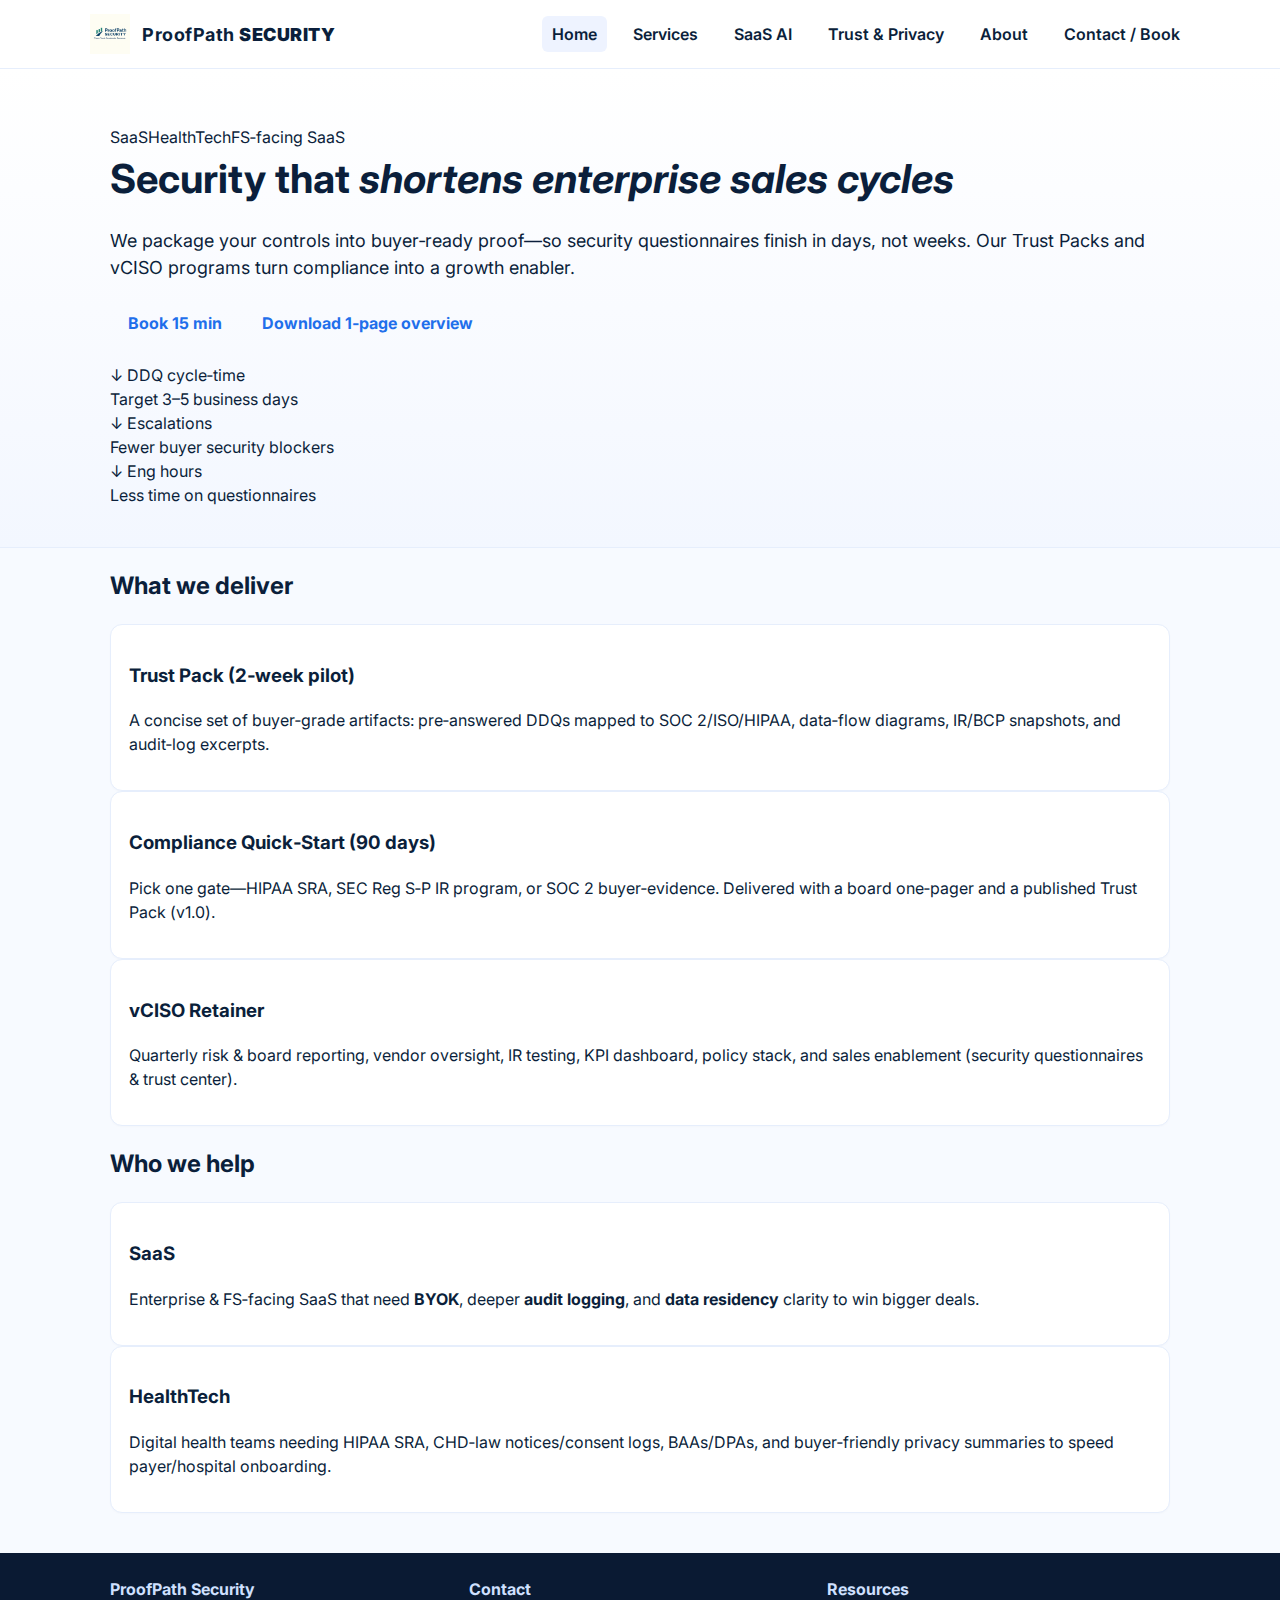
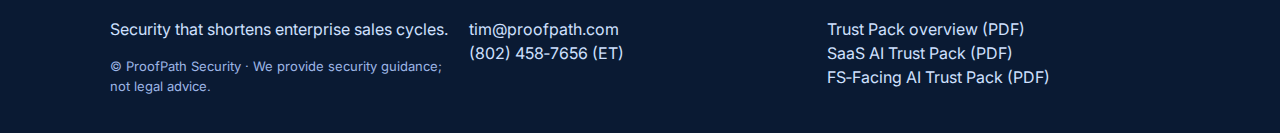
<file: index.html>
<!DOCTYPE html>
<html lang="en">
<head>
  <meta charset="utf-8">
  <meta name="viewport" content="width=device-width, initial-scale=1">
  <title>Home · ProofPath Security</title>
  <meta name="description" content="ProofPath Security helps SaaS and HealthTech teams shorten security reviews, pass audits, and ship buyer-ready assurances.">
  <link rel="icon" href="assets/img/logo.png">
  <link href="https://fonts.googleapis.com/css2?family=Inter:wght@300;400;600;700&display=swap" rel="stylesheet">
  <link rel="stylesheet" href="assets/css/styles.css">
  <script defer src="assets/js/main.js"></script>
</head>
<body>
<header class="site-header">
  <div class="container hdr">
    <a class="brand" href="index.html"><img src="assets/img/logo.png" alt="ProofPath Security logo" class="logo"><span class="brand-text">ProofPath <b>SECURITY</b></span></a>
    <nav class="site-nav" id="site-nav"><ul><li><a class="active" href="index.html">Home</a></li>
<li><a class="" href="services.html">Services</a></li>
<li><a class="" href="saas-ai.html">SaaS AI</a></li>
<li><a class="" href="trust-privacy.html">Trust & Privacy</a></li>
<li><a class="" href="about.html">About</a></li>
<li><a class="" href="contact.html">Contact / Book</a></li></ul></nav>
    <button class="nav-toggle" aria-label="Open menu" aria-controls="site-nav" aria-expanded="false">☰</button>
  </div>
</header>
<main>
<section class="hero">
  <div class="container">
    <span class="badge">SaaS</span><span class="badge">HealthTech</span><span class="badge">FS‑facing SaaS</span>
    <h1>Security that <em>shortens enterprise sales cycles</em></h1>
    <p class="lead">We package your controls into buyer‑ready proof—so security questionnaires finish in days, not weeks. Our Trust Packs and vCISO programs turn compliance into a growth enabler.</p>
    <p>
      <a class="btn" href="contact.html">Book 15 min</a>
      <a class="btn outline" href="assets/docs/ProofPath_Trust_Pack_Overview.pdf" target="_blank" rel="noopener">Download 1‑page overview</a>
    </p>
    <div class="kpis">
      <div class="kpi"><div class="num">↓ DDQ cycle‑time</div><div>Target 3–5 business days</div></div>
      <div class="kpi"><div class="num">↓ Escalations</div><div>Fewer buyer security blockers</div></div>
      <div class="kpi"><div class="num">↓ Eng hours</div><div>Less time on questionnaires</div></div>
    </div>
  </div>
</section>

<section class="container section">
  <h2>What we deliver</h2>
  <div class="grid grid-3">
    <div class="card">
      <h3>Trust Pack (2‑week pilot)</h3>
      <p>A concise set of buyer‑grade artifacts: pre‑answered DDQs mapped to SOC 2/ISO/HIPAA, data‑flow diagrams, IR/BCP snapshots, and audit‑log excerpts.</p>
    </div>
    <div class="card">
      <h3>Compliance Quick‑Start (90 days)</h3>
      <p>Pick one gate—HIPAA SRA, SEC Reg S‑P IR program, or SOC 2 buyer‑evidence. Delivered with a board one‑pager and a published Trust Pack (v1.0).</p>
    </div>
    <div class="card">
      <h3>vCISO Retainer</h3>
      <p>Quarterly risk & board reporting, vendor oversight, IR testing, KPI dashboard, policy stack, and sales enablement (security questionnaires & trust center).</p>
    </div>
  </div>
</section>

<section class="container section">
  <h2>Who we help</h2>
  <div class="grid grid-2">
    <div class="card">
      <h3>SaaS</h3>
      <p>Enterprise & FS‑facing SaaS that need <strong>BYOK</strong>, deeper <strong>audit logging</strong>, and <strong>data residency</strong> clarity to win bigger deals.</p>
    </div>
    <div class="card">
      <h3>HealthTech</h3>
      <p>Digital health teams needing HIPAA SRA, CHD‑law notices/consent logs, BAAs/DPAs, and buyer‑friendly privacy summaries to speed payer/hospital onboarding.</p>
    </div>
  </div>
</section>
</main>
<footer class="site-footer">
  <div class="container">
    <div class="footer-grid">
      <div>
        <h4>ProofPath Security</h4>
        <p>Security that shortens enterprise sales cycles.</p>
        <p class="small">© ProofPath Security · We provide security guidance; not legal advice.</p>
      </div>
      <div>
        <h4>Contact</h4>
        <p><a href="mailto:tim@proofpath.com">tim@proofpath.com</a><br>(802) 458‑7656 (ET)</p>
      </div>
      <div>
        <h4>Resources</h4>
        <p><a href="assets/pdf/ProofPath_Trust_Pack_Overview.pdf">Trust Pack overview (PDF)</a><br>
           <a href="assets/pdf/ProofPath_SaaS_AI_Trust_Pack.pdf">SaaS AI Trust Pack (PDF)</a><br>
           <a href="assets/pdf/ProofPath_FS_AI_Trust_Pack.pdf">FS‑Facing AI Trust Pack (PDF)</a></p>
      </div>
    </div>
  </div>
</footer>
</body>
</html>
</file>
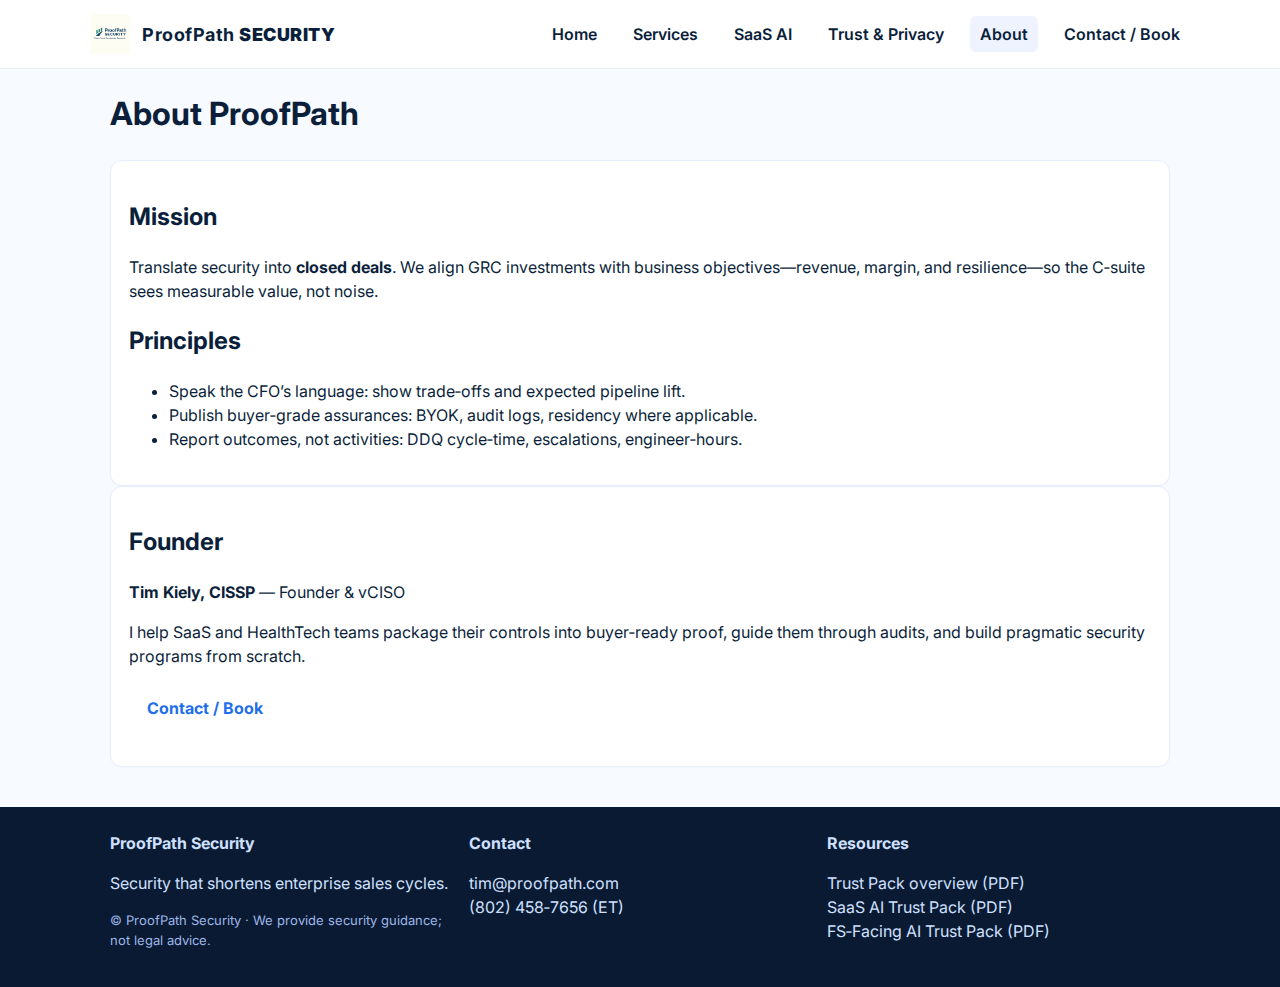
<file: about.html>
<!DOCTYPE html>
<html lang="en">
<head>
  <meta charset="utf-8">
  <meta name="viewport" content="width=device-width, initial-scale=1">
  <title>About · ProofPath Security</title>
  <meta name="description" content="ProofPath Security helps SaaS and HealthTech teams shorten security reviews, pass audits, and ship buyer-ready assurances.">
  <link rel="icon" href="assets/img/logo.png">
  <link href="https://fonts.googleapis.com/css2?family=Inter:wght@300;400;600;700&display=swap" rel="stylesheet">
  <link rel="stylesheet" href="assets/css/styles.css">
  <script defer src="assets/js/main.js"></script>
</head>
<body>
<header class="site-header">
  <div class="container hdr">
    <a class="brand" href="index.html"><img src="assets/img/logo.png" alt="ProofPath Security logo" class="logo"><span class="brand-text">ProofPath <b>SECURITY</b></span></a>
    <nav class="site-nav" id="site-nav"><ul><li><a class="" href="index.html">Home</a></li>
<li><a class="" href="services.html">Services</a></li>
<li><a class="" href="saas-ai.html">SaaS AI</a></li>
<li><a class="" href="trust-privacy.html">Trust & Privacy</a></li>
<li><a class="active" href="about.html">About</a></li>
<li><a class="" href="contact.html">Contact / Book</a></li></ul></nav>
    <button class="nav-toggle" aria-label="Open menu" aria-controls="site-nav" aria-expanded="false">☰</button>
  </div>
</header>
<main>
<section class="container section">
  <h1>About ProofPath</h1>
  <div class="grid grid-2">
    <div class="card">
      <h2>Mission</h2>
      <p>Translate security into <strong>closed deals</strong>. We align GRC investments with business objectives—revenue, margin, and resilience—so the C‑suite sees measurable value, not noise.</p>
      <h2>Principles</h2>
      <ul class="list">
        <li>Speak the CFO’s language: show trade‑offs and expected pipeline lift.</li>
        <li>Publish buyer‑grade assurances: BYOK, audit logs, residency where applicable.</li>
        <li>Report outcomes, not activities: DDQ cycle‑time, escalations, engineer‑hours.</li>
      </ul>
    </div>
    <div class="card">
      <h2>Founder</h2>
      <p><strong>Tim Kiely, CISSP</strong> — Founder &amp; vCISO</p>
      <p>I help SaaS and HealthTech teams package their controls into buyer‑ready proof, guide them through audits, and build pragmatic security programs from scratch.</p>
      <p><a class="btn outline" href="contact.html">Contact / Book</a></p>
    </div>
  </div>
</section>
</main>
<footer class="site-footer">
  <div class="container">
    <div class="footer-grid">
      <div>
        <h4>ProofPath Security</h4>
        <p>Security that shortens enterprise sales cycles.</p>
        <p class="small">© ProofPath Security · We provide security guidance; not legal advice.</p>
      </div>
      <div>
        <h4>Contact</h4>
        <p><a href="mailto:tim@proofpath.com">tim@proofpath.com</a><br>(802) 458‑7656 (ET)</p>
      </div>
      <div>
        <h4>Resources</h4>
        <p><a href="assets/pdf/ProofPath_Trust_Pack_Overview.pdf">Trust Pack overview (PDF)</a><br>
           <a href="assets/pdf/ProofPath_SaaS_AI_Trust_Pack.pdf">SaaS AI Trust Pack (PDF)</a><br>
           <a href="assets/pdf/ProofPath_FS_AI_Trust_Pack.pdf">FS‑Facing AI Trust Pack (PDF)</a></p>
      </div>
    </div>
  </div>
</footer>
</body>
</html>
</file>
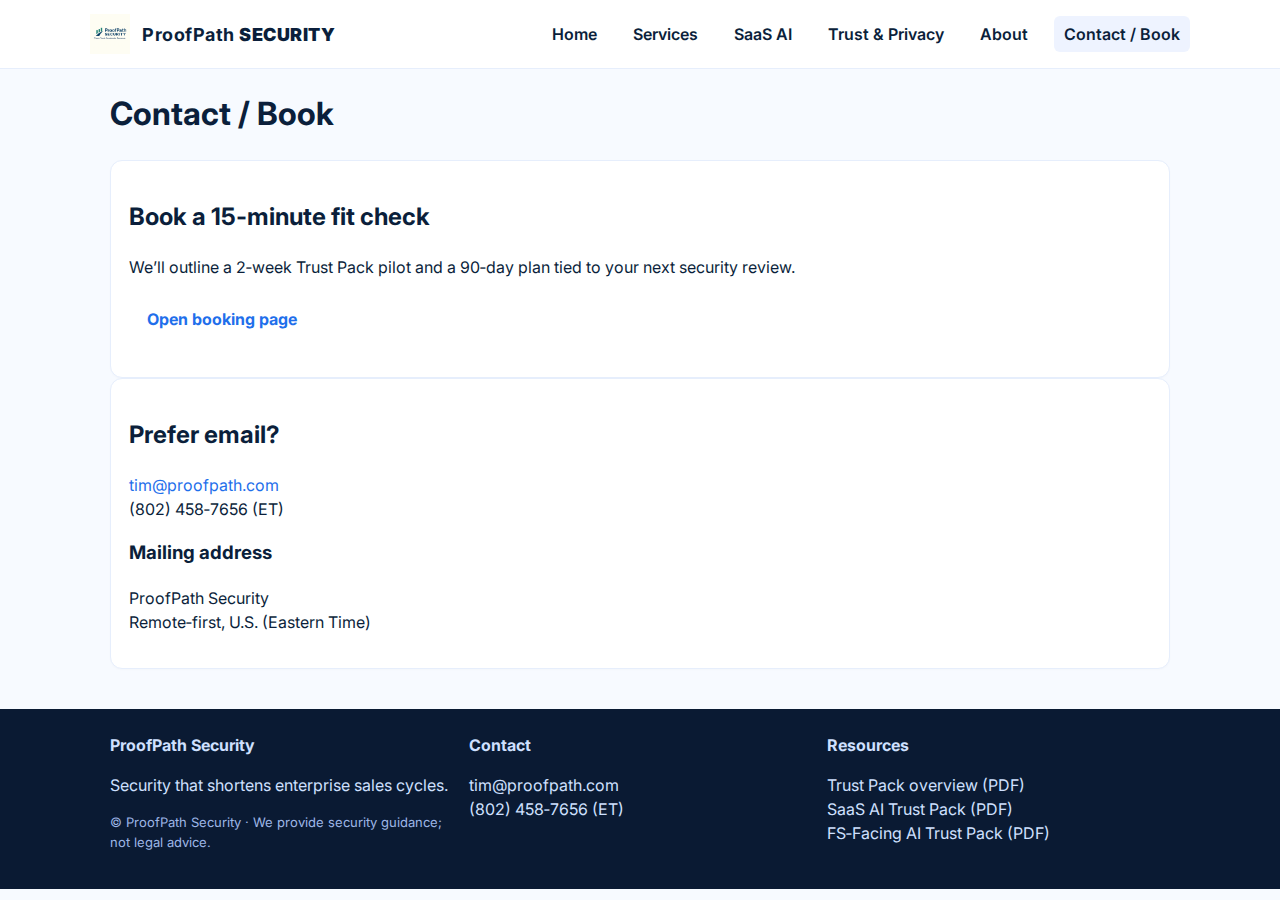
<file: contact.html>
<!DOCTYPE html>
<html lang="en">
<head>
  <meta charset="utf-8">
  <meta name="viewport" content="width=device-width, initial-scale=1">
  <title>Contact / Book · ProofPath Security</title>
  <meta name="description" content="ProofPath Security helps SaaS and HealthTech teams shorten security reviews, pass audits, and ship buyer-ready assurances.">
  <link rel="icon" href="assets/img/logo.png">
  <link href="https://fonts.googleapis.com/css2?family=Inter:wght@300;400;600;700&display=swap" rel="stylesheet">
  <link rel="stylesheet" href="assets/css/styles.css">
  <script defer src="assets/js/main.js"></script>
</head>
<body>
<header class="site-header">
  <div class="container hdr">
    <a class="brand" href="index.html"><img src="assets/img/logo.png" alt="ProofPath Security logo" class="logo"><span class="brand-text">ProofPath <b>SECURITY</b></span></a>
    <nav class="site-nav" id="site-nav"><ul><li><a class="" href="index.html">Home</a></li>
<li><a class="" href="services.html">Services</a></li>
<li><a class="" href="saas-ai.html">SaaS AI</a></li>
<li><a class="" href="trust-privacy.html">Trust & Privacy</a></li>
<li><a class="" href="about.html">About</a></li>
<li><a class="active" href="contact.html">Contact / Book</a></li></ul></nav>
    <button class="nav-toggle" aria-label="Open menu" aria-controls="site-nav" aria-expanded="false">☰</button>
  </div>
</header>
<main>
<section class="container section">
  <h1>Contact / Book</h1>
  <div class="grid grid-2">
    <div class="card">
      <h2>Book a 15‑minute fit check</h2>
      <p>We’ll outline a 2‑week Trust Pack pilot and a 90‑day plan tied to your next security review.</p>
      <p><a class="btn" href="https://cal.com/tim-kiely/intro" target="_blank" rel="noopener">Open booking page</a></p>
    </div>
    <div class="card">
      <h2>Prefer email?</h2>
      <p><a href="mailto:tim@proofpath.com">tim@proofpath.com</a><br>(802) 458‑7656 (ET)</p>
      <h3>Mailing address</h3>
      <p>ProofPath Security<br>Remote‑first, U.S. (Eastern Time)</p>
    </div>
  </div>
</section>
</main>
<footer class="site-footer">
  <div class="container">
    <div class="footer-grid">
      <div>
        <h4>ProofPath Security</h4>
        <p>Security that shortens enterprise sales cycles.</p>
        <p class="small">© ProofPath Security · We provide security guidance; not legal advice.</p>
      </div>
      <div>
        <h4>Contact</h4>
        <p><a href="mailto:tim@proofpath.com">tim@proofpath.com</a><br>(802) 458‑7656 (ET)</p>
      </div>
      <div>
        <h4>Resources</h4>
        <p><a href="assets/pdf/ProofPath_Trust_Pack_Overview.pdf">Trust Pack overview (PDF)</a><br>
           <a href="assets/pdf/ProofPath_SaaS_AI_Trust_Pack.pdf">SaaS AI Trust Pack (PDF)</a><br>
           <a href="assets/pdf/ProofPath_FS_AI_Trust_Pack.pdf">FS‑Facing AI Trust Pack (PDF)</a></p>
      </div>
    </div>
  </div>
</footer>
</body>
</html>
</file>
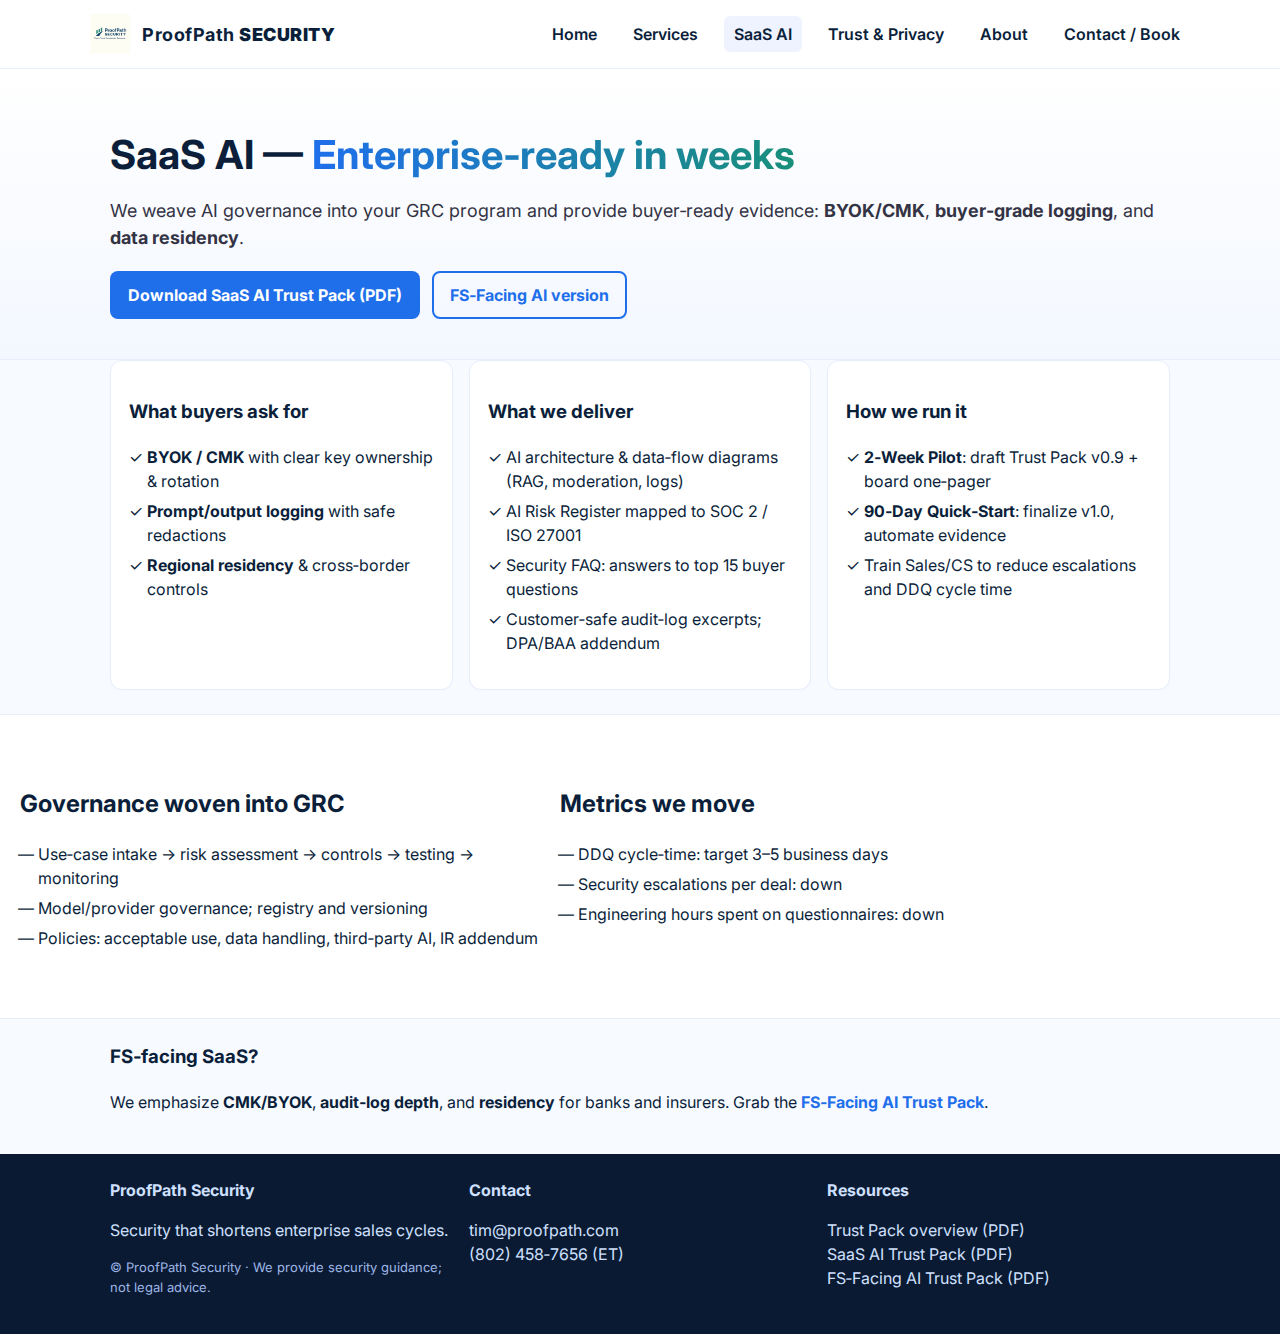
<file: saas-ai.html>
<!DOCTYPE html>
<html lang="en">
<head>
  <meta charset="utf-8">
  <meta name="viewport" content="width=device-width, initial-scale=1">
  <title>SaaS AI · ProofPath Security</title>
  <meta name="description" content="ProofPath Security helps SaaS and HealthTech teams shorten security reviews, pass audits, and ship buyer-ready assurances.">
  <link rel="icon" href="assets/img/logo.png">
  <link href="https://fonts.googleapis.com/css2?family=Inter:wght@300;400;600;700&display=swap" rel="stylesheet">
  <link rel="stylesheet" href="assets/css/styles.css">
  <script defer src="assets/js/main.js"></script>
</head>
<body>
<header class="site-header">
  <div class="container hdr">
    <a class="brand" href="index.html"><img src="assets/img/logo.png" alt="ProofPath Security logo" class="logo"><span class="brand-text">ProofPath <b>SECURITY</b></span></a>
    <nav class="site-nav" id="site-nav"><ul><li><a class="" href="index.html">Home</a></li>
<li><a class="" href="services.html">Services</a></li>
<li><a class="active" href="saas-ai.html">SaaS AI</a></li>
<li><a class="" href="trust-privacy.html">Trust & Privacy</a></li>
<li><a class="" href="about.html">About</a></li>
<li><a class="" href="contact.html">Contact / Book</a></li></ul></nav>
    <button class="nav-toggle" aria-label="Open menu" aria-controls="site-nav" aria-expanded="false">☰</button>
  </div>
</header>
<main>

<section class="hero hero-ai">
  <div class="container">
    <h1>SaaS AI — <span class="highlight">Enterprise‑ready in weeks</span></h1>
    <p class="subhead">We weave AI governance into your GRC program and provide buyer‑ready evidence: <b>BYOK/CMK</b>, <b>buyer‑grade logging</b>, and <b>data residency</b>.</p>
    <div class="cta">
      <a class="btn btn-primary" href="assets/pdf/ProofPath_SaaS_AI_Trust_Pack.pdf">Download SaaS AI Trust Pack (PDF)</a>
      <a class="btn btn-outline" href="assets/pdf/ProofPath_FS_AI_Trust_Pack.pdf">FS‑Facing AI version</a>
    </div>
  </div>
</section>

<section class="container grid-three">
  <div class="card">
    <h3>What buyers ask for</h3>
    <ul class="tick">
      <li><b>BYOK / CMK</b> with clear key ownership & rotation</li>
      <li><b>Prompt/output logging</b> with safe redactions</li>
      <li><b>Regional residency</b> & cross‑border controls</li>
    </ul>
  </div>
  <div class="card">
    <h3>What we deliver</h3>
    <ul class="tick">
      <li>AI architecture & data‑flow diagrams (RAG, moderation, logs)</li>
      <li>AI Risk Register mapped to SOC 2 / ISO 27001</li>
      <li>Security FAQ: answers to top 15 buyer questions</li>
      <li>Customer‑safe audit‑log excerpts; DPA/BAA addendum</li>
    </ul>
  </div>
  <div class="card">
    <h3>How we run it</h3>
    <ul class="tick">
      <li><b>2‑Week Pilot</b>: draft Trust Pack v0.9 + board one‑pager</li>
      <li><b>90‑Day Quick‑Start</b>: finalize v1.0, automate evidence</li>
      <li>Train Sales/CS to reduce escalations and DDQ cycle time</li>
    </ul>
  </div>
</section>

<section class="strip">
  <div class="container grid-two">
    <div>
      <h2>Governance woven into GRC</h2>
      <ul class="dash">
        <li>Use‑case intake → risk assessment → controls → testing → monitoring</li>
        <li>Model/provider governance; registry and versioning</li>
        <li>Policies: acceptable use, data handling, third‑party AI, IR addendum</li>
      </ul>
    </div>
    <div>
      <h2>Metrics we move</h2>
      <ul class="dash">
        <li>DDQ cycle‑time: target 3–5 business days</li>
        <li>Security escalations per deal: down</li>
        <li>Engineering hours spent on questionnaires: down</li>
      </ul>
    </div>
  </div>
</section>

<section class="container">
  <div class="callout">
    <h3>FS‑facing SaaS?</h3>
    <p>We emphasize <b>CMK/BYOK</b>, <b>audit‑log depth</b>, and <b>residency</b> for banks and insurers. Grab the <a href="assets/pdf/ProofPath_FS_AI_Trust_Pack.pdf"><b>FS‑Facing AI Trust Pack</b></a>.</p>
  </div>
</section>

</main>
<footer class="site-footer">
  <div class="container">
    <div class="footer-grid">
      <div>
        <h4>ProofPath Security</h4>
        <p>Security that shortens enterprise sales cycles.</p>
        <p class="small">© ProofPath Security · We provide security guidance; not legal advice.</p>
      </div>
      <div>
        <h4>Contact</h4>
        <p><a href="mailto:tim@proofpath.com">tim@proofpath.com</a><br>(802) 458‑7656 (ET)</p>
      </div>
      <div>
        <h4>Resources</h4>
        <p><a href="assets/pdf/ProofPath_Trust_Pack_Overview.pdf">Trust Pack overview (PDF)</a><br>
           <a href="assets/pdf/ProofPath_SaaS_AI_Trust_Pack.pdf">SaaS AI Trust Pack (PDF)</a><br>
           <a href="assets/pdf/ProofPath_FS_AI_Trust_Pack.pdf">FS‑Facing AI Trust Pack (PDF)</a></p>
      </div>
    </div>
  </div>
</footer>
</body>
</html>
</file>
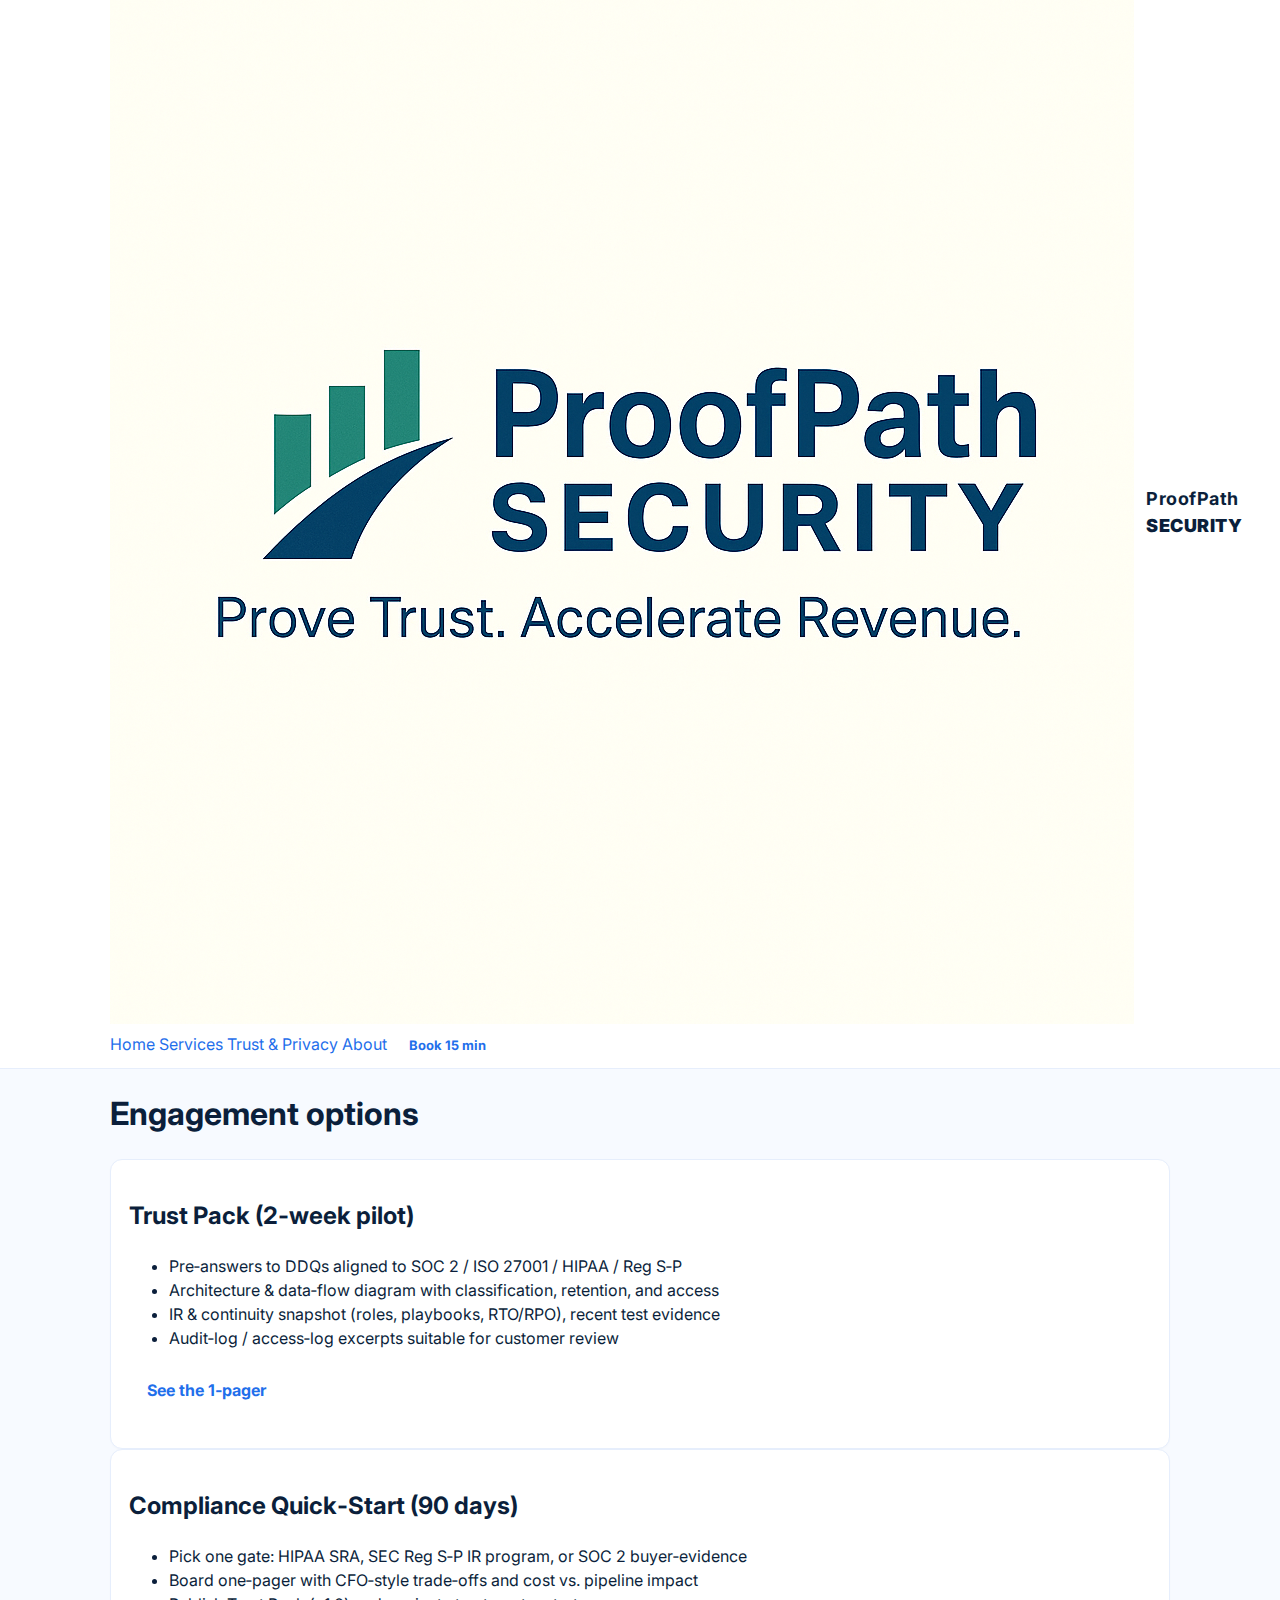
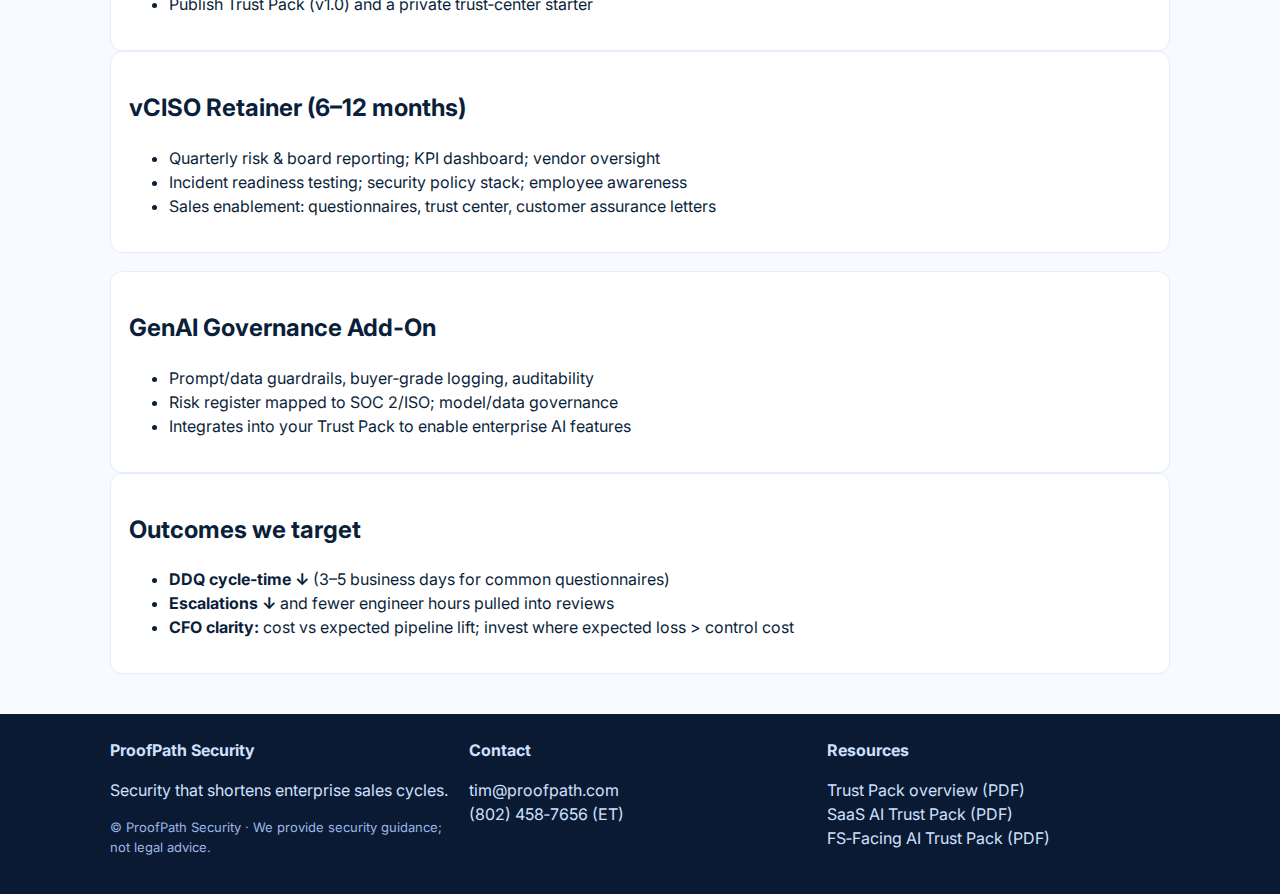
<file: services.html>
<!DOCTYPE html>
<html lang="en">
<head>
  <meta charset="utf-8">
  <meta name="viewport" content="width=device-width, initial-scale=1">
  <title>Services · ProofPath Security</title>
  <meta name="description" content="ProofPath Security helps SaaS and HealthTech teams shorten security reviews, pass audits, and ship buyer-ready assurances.">
  <link rel="icon" href="assets/img/logo.png">
  <link href="https://fonts.googleapis.com/css2?family=Inter:wght@300;400;600;700&display=swap" rel="stylesheet">
  <link rel="stylesheet" href="assets/css/styles.css">
  <script defer src="assets/js/main.js"></script>
</head>
<body>
<header class="site-header">
  <div class="container nav">
    <a class="brand" href="index.html">
      <img src="assets/img/logo.png" alt="ProofPath Security logo">
      <span class="brand-text">ProofPath <strong>SECURITY</strong></span>
    </a>
    <nav>
      <a href="index.html" class="">Home</a>
      <a href="services.html" class="active">Services</a>
      <a href="trust.html" class="">Trust &amp; Privacy</a>
      <a href="about.html" class="">About</a>
      <a href="contact.html" class="btn small ">Book 15 min</a>
    </nav>
  </div>
</header>
<main>

<section class="container section">
  <h1>Engagement options</h1>
  <div class="grid grid-3">
    <div class="card">
      <h2>Trust Pack (2‑week pilot)</h2>
      <ul class="list">
        <li>Pre‑answers to DDQs aligned to SOC 2 / ISO 27001 / HIPAA / Reg S‑P</li>
        <li>Architecture & data‑flow diagram with classification, retention, and access</li>
        <li>IR & continuity snapshot (roles, playbooks, RTO/RPO), recent test evidence</li>
        <li>Audit‑log / access‑log excerpts suitable for customer review</li>
      </ul>
      <p><a class="btn" href="assets/docs/ProofPath_Trust_Pack_Overview.pdf" target="_blank" rel="noopener">See the 1‑pager</a></p>
    </div>
    <div class="card">
      <h2>Compliance Quick‑Start (90 days)</h2>
      <ul class="list">
        <li>Pick one gate: HIPAA SRA, SEC Reg S‑P IR program, or SOC 2 buyer‑evidence</li>
        <li>Board one‑pager with CFO‑style trade‑offs and cost vs. pipeline impact</li>
        <li>Publish Trust Pack (v1.0) and a private trust‑center starter</li>
      </ul>
    </div>
    <div class="card">
      <h2>vCISO Retainer (6–12 months)</h2>
      <ul class="list">
        <li>Quarterly risk & board reporting; KPI dashboard; vendor oversight</li>
        <li>Incident readiness testing; security policy stack; employee awareness</li>
        <li>Sales enablement: questionnaires, trust center, customer assurance letters</li>
      </ul>
    </div>
  </div>
  <div class="grid grid-2" style="margin-top:18px">
    <div class="card">
      <h2>GenAI Governance Add‑On</h2>
      <ul class="list">
        <li>Prompt/data guardrails, buyer‑grade logging, auditability</li>
        <li>Risk register mapped to SOC 2/ISO; model/data governance</li>
        <li>Integrates into your Trust Pack to enable enterprise AI features</li>
      </ul>
    </div>
    <div class="card">
      <h2>Outcomes we target</h2>
      <ul class="list">
        <li><strong>DDQ cycle‑time ↓</strong> (3–5 business days for common questionnaires)</li>
        <li><strong>Escalations ↓</strong> and fewer engineer hours pulled into reviews</li>
        <li><strong>CFO clarity:</strong> cost vs expected pipeline lift; invest where expected loss &gt; control cost</li>
      </ul>
    </div>
  </div>
</section>
</main>
<footer class="site-footer">
  <div class="container">
    <div class="footer-grid">
      <div>
        <h4>ProofPath Security</h4>
        <p>Security that shortens enterprise sales cycles.</p>
        <p class="small">© ProofPath Security · We provide security guidance; not legal advice.</p>
      </div>
      <div>
        <h4>Contact</h4>
        <p><a href="mailto:tim@proofpath.com">tim@proofpath.com</a><br>(802) 458‑7656 (ET)</p>
      </div>
      <div>
        <h4>Resources</h4>
        <p><a href="assets/pdf/ProofPath_Trust_Pack_Overview.pdf">Trust Pack overview (PDF)</a><br>
           <a href="assets/pdf/ProofPath_SaaS_AI_Trust_Pack.pdf">SaaS AI Trust Pack (PDF)</a><br>
           <a href="assets/pdf/ProofPath_FS_AI_Trust_Pack.pdf">FS‑Facing AI Trust Pack (PDF)</a></p>
      </div>
    </div>
  </div>
</footer>
</body>
</html>
</file>
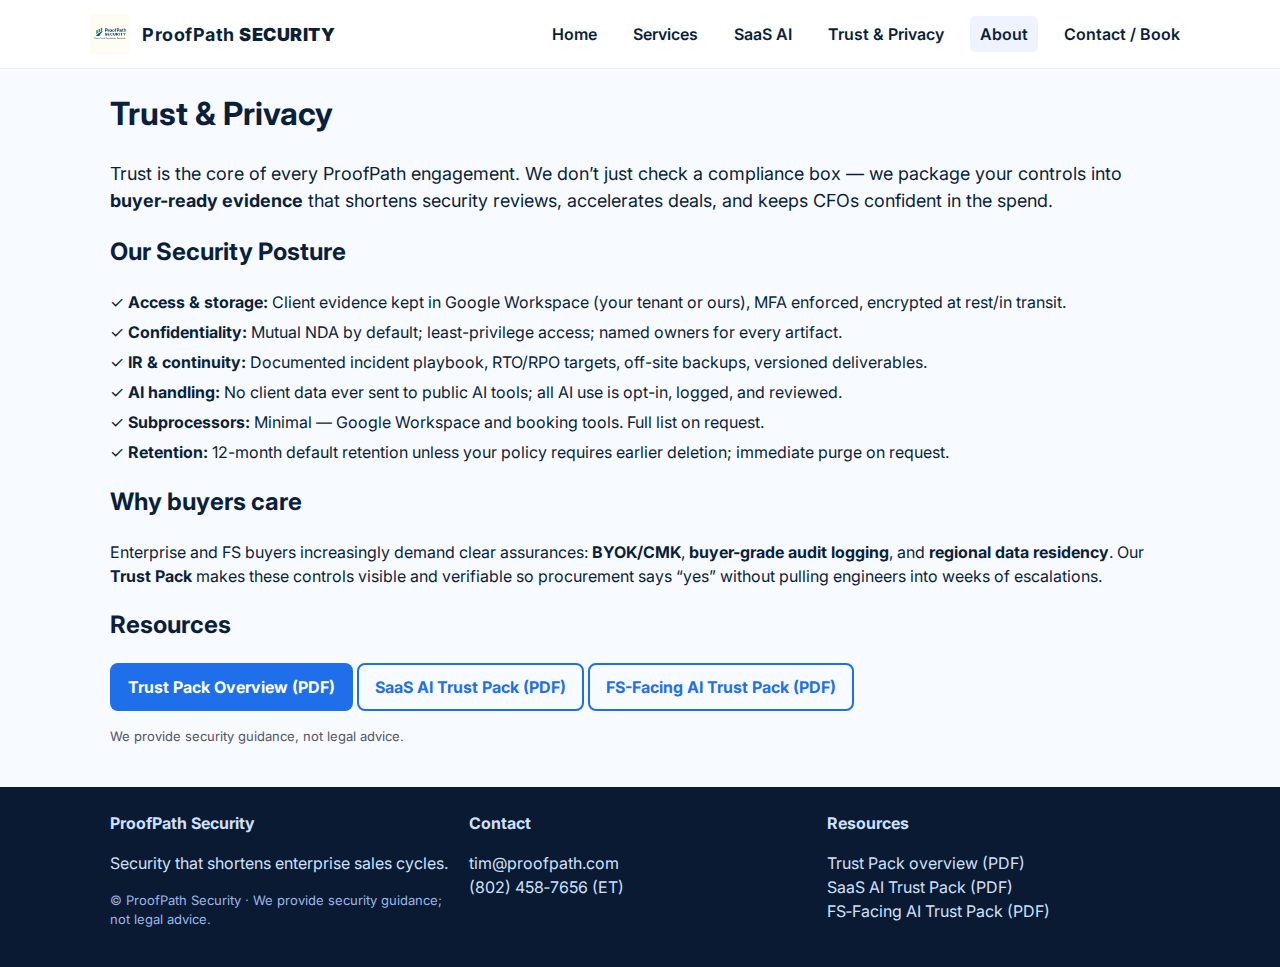
<file: trust-privacy.html>
<!DOCTYPE html>
<html lang="en">
<head>
  <meta charset="utf-8">
  <meta name="viewport" content="width=device-width, initial-scale=1">
  <title>About · ProofPath Security</title>
  <meta name="description" content="ProofPath Security helps SaaS and HealthTech teams shorten security reviews, pass audits, and ship buyer-ready assurances.">
  <link rel="icon" href="assets/img/logo.png">
  <link href="https://fonts.googleapis.com/css2?family=Inter:wght@300;400;600;700&display=swap" rel="stylesheet">
  <link rel="stylesheet" href="assets/css/styles.css">
  <script defer src="assets/js/main.js"></script>
</head>
<body>
<header class="site-header">
  <div class="container hdr">
    <a class="brand" href="index.html"><img src="assets/img/logo.png" alt="ProofPath Security logo" class="logo"><span class="brand-text">ProofPath <b>SECURITY</b></span></a>
    <nav class="site-nav" id="site-nav"><ul><li><a class="" href="index.html">Home</a></li>
<li><a class="" href="services.html">Services</a></li>
<li><a class="" href="saas-ai.html">SaaS AI</a></li>
<li><a class="" href="trust-privacy.html">Trust & Privacy</a></li>
<li><a class="active" href="about.html">About</a></li>
<li><a class="" href="contact.html">Contact / Book</a></li></ul></nav>
    <button class="nav-toggle" aria-label="Open menu" aria-controls="site-nav" aria-expanded="false">☰</button>
  </div>
</header>
<body>
<main>
<section class="container">
  <h1>Trust & Privacy</h1>
  <p class="lead">
    Trust is the core of every ProofPath engagement. We don’t just check a compliance box —
    we package your controls into <b>buyer-ready evidence</b> that shortens security reviews,
    accelerates deals, and keeps CFOs confident in the spend.
  </p>

  <h2>Our Security Posture</h2>
  <ul class="tick">
    <li><b>Access & storage:</b> Client evidence kept in Google Workspace (your tenant or ours), MFA enforced, encrypted at rest/in transit.</li>
    <li><b>Confidentiality:</b> Mutual NDA by default; least-privilege access; named owners for every artifact.</li>
    <li><b>IR & continuity:</b> Documented incident playbook, RTO/RPO targets, off-site backups, versioned deliverables.</li>
    <li><b>AI handling:</b> No client data ever sent to public AI tools; all AI use is opt-in, logged, and reviewed.</li>
    <li><b>Subprocessors:</b> Minimal — Google Workspace and booking tools. Full list on request.</li>
    <li><b>Retention:</b> 12-month default retention unless your policy requires earlier deletion; immediate purge on request.</li>
  </ul>

  <h2>Why buyers care</h2>
  <p>
    Enterprise and FS buyers increasingly demand clear assurances:
    <b>BYOK/CMK</b>, <b>buyer-grade audit logging</b>, and <b>regional data residency</b>.
    Our <b>Trust Pack</b> makes these controls visible and verifiable so procurement
    says “yes” without pulling engineers into weeks of escalations.
  </p>

  <h2>Resources</h2>
  <p>
    <a class="btn btn-primary" href="assets/pdf/ProofPath_Trust_Pack_Overview.pdf">Trust Pack Overview (PDF)</a>
    <a class="btn btn-outline" href="assets/pdf/ProofPath_SaaS_AI_Trust_Pack.pdf">SaaS AI Trust Pack (PDF)</a>
    <a class="btn btn-outline" href="assets/pdf/ProofPath_FS_AI_Trust_Pack.pdf">FS-Facing AI Trust Pack (PDF)</a>
  </p>

  <p class="small muted">We provide security guidance, not legal advice.</p>
</section>

</main>
<footer class="site-footer">
  <div class="container">
    <div class="footer-grid">
      <div>
        <h4>ProofPath Security</h4>
        <p>Security that shortens enterprise sales cycles.</p>
        <p class="small">© ProofPath Security · We provide security guidance; not legal advice.</p>
      </div>
      <div>
        <h4>Contact</h4>
        <p><a href="mailto:tim@proofpath.com">tim@proofpath.com</a><br>(802) 458‑7656 (ET)</p>
      </div>
      <div>
        <h4>Resources</h4>
        <p><a href="assets/pdf/ProofPath_Trust_Pack_Overview.pdf">Trust Pack overview (PDF)</a><br>
           <a href="assets/pdf/ProofPath_SaaS_AI_Trust_Pack.pdf">SaaS AI Trust Pack (PDF)</a><br>
           <a href="assets/pdf/ProofPath_FS_AI_Trust_Pack.pdf">FS‑Facing AI Trust Pack (PDF)</a></p>
      </div>
    </div>
  </div>
</footer>
</body>
</html>
</file>
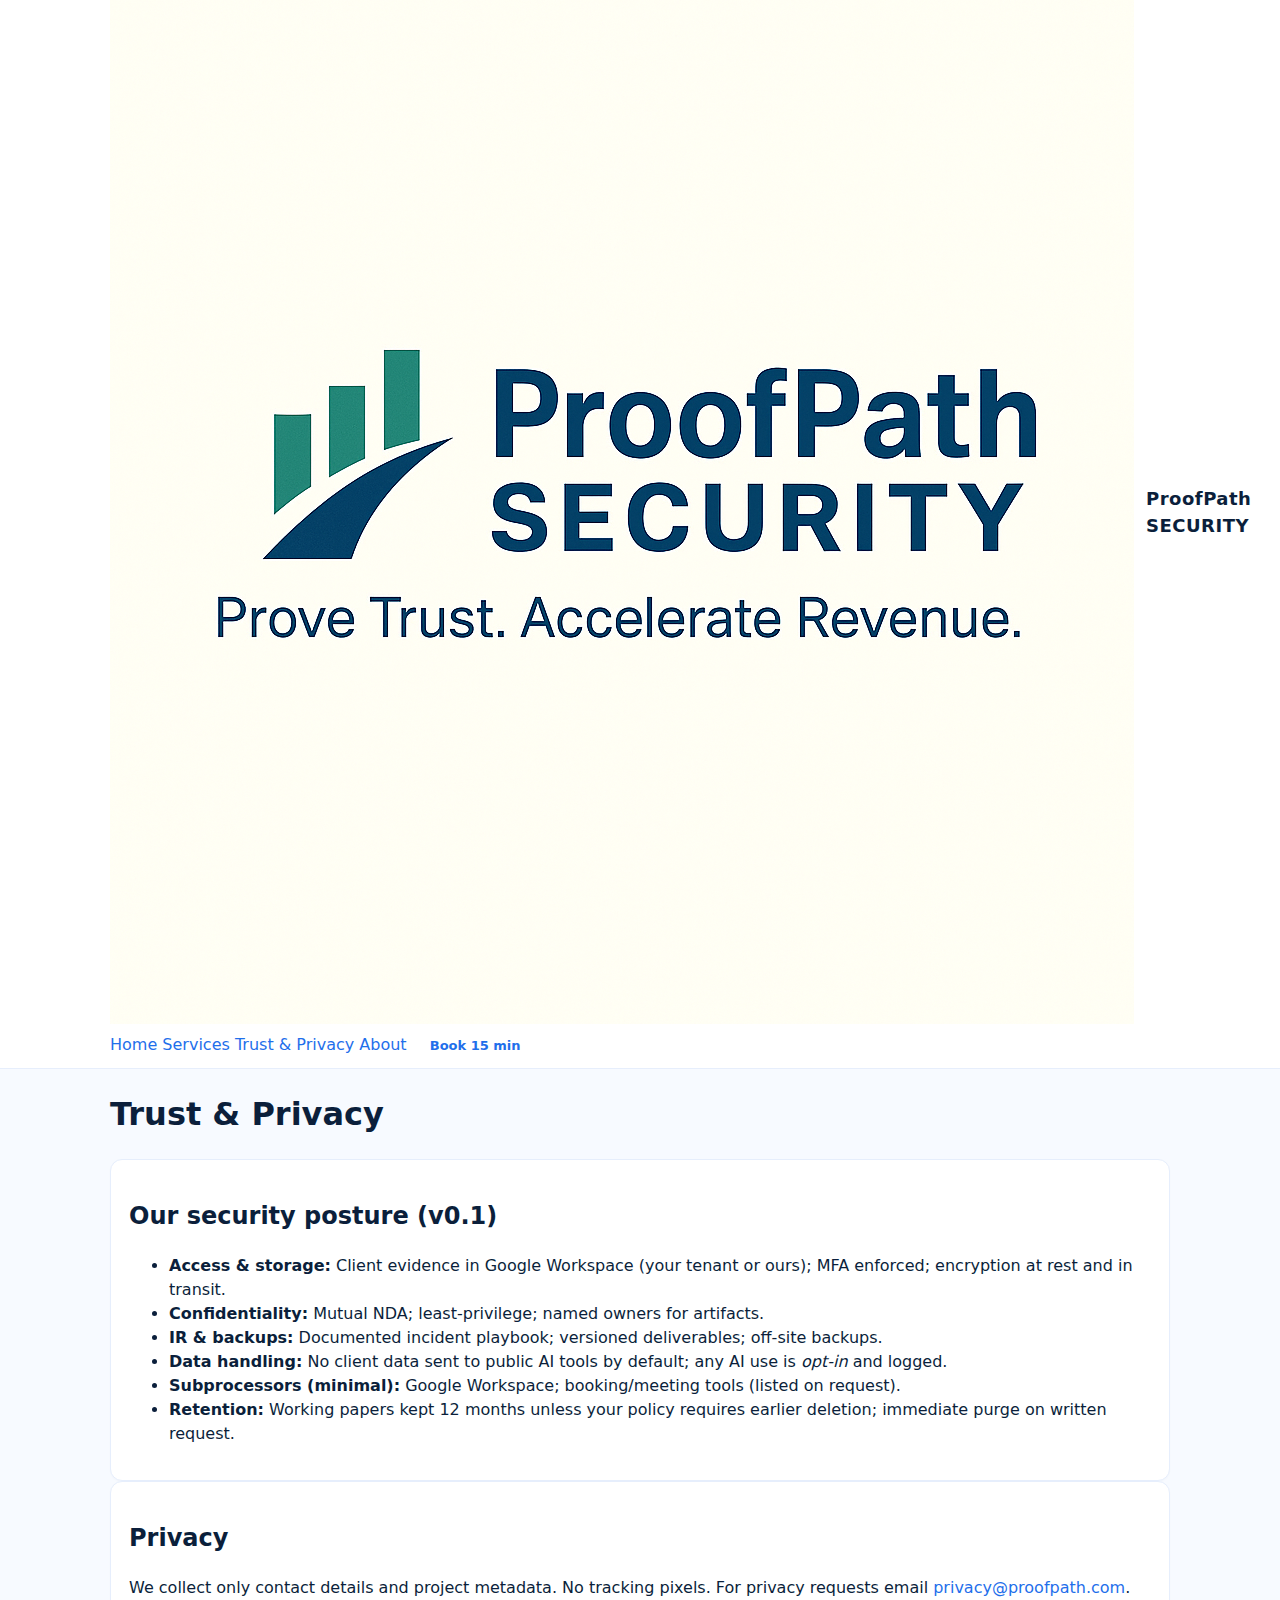
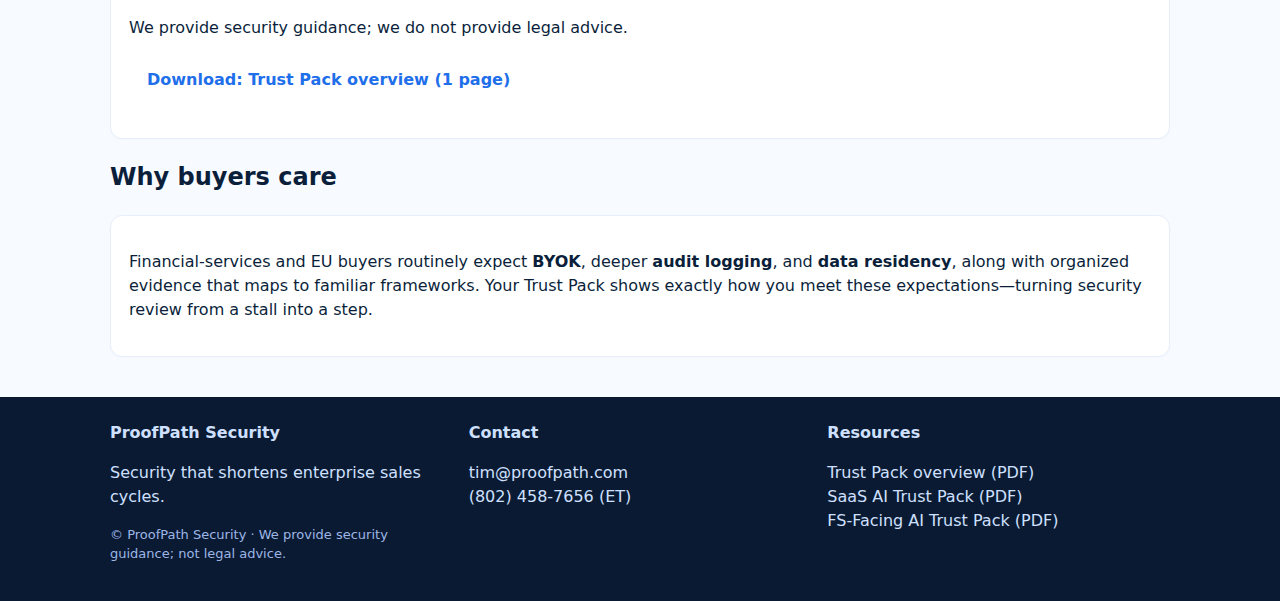
<file: trust.html>
<!doctype html>
<html lang="en">
<head>
  <meta charset="utf-8">
  <meta name="viewport" content="width=device-width, initial-scale=1">
  <title>Trust & Privacy — ProofPath Security</title>
  <meta name="description" content="Our security posture, privacy approach, and data handling practices. Download our Trust Pack overview.">
  <meta property="og:title" content="Trust & Privacy — ProofPath Security">
  <meta property="og:description" content="Our security posture, privacy approach, and data handling practices. Download our Trust Pack overview.">
  <meta property="og:type" content="website">
  <meta property="og:image" content="assets/img/logo.png">
  <link rel="icon" href="assets/img/logo.png">
  <link rel="stylesheet" href="assets/css/styles.css">
</head>
<body>
<header class="site-header">
  <div class="container nav">
    <a class="brand" href="index.html">
      <img src="assets/img/logo.png" alt="ProofPath Security logo">
      <span class="brand-text">ProofPath <strong>SECURITY</strong></span>
    </a>
    <nav>
      <a href="index.html" class="">Home</a>
      <a href="services.html" class="">Services</a>
      <a href="trust.html" class="active">Trust &amp; Privacy</a>
      <a href="about.html" class="">About</a>
      <a href="contact.html" class="btn small ">Book 15 min</a>
    </nav>
  </div>
</header>
<main>

<section class="container section">
  <h1>Trust &amp; Privacy</h1>
  <div class="grid grid-2">
    <div class="card">
      <h2>Our security posture (v0.1)</h2>
      <ul class="list">
        <li><strong>Access &amp; storage:</strong> Client evidence in Google Workspace (your tenant or ours); MFA enforced; encryption at rest and in transit.</li>
        <li><strong>Confidentiality:</strong> Mutual NDA; least‑privilege; named owners for artifacts.</li>
        <li><strong>IR &amp; backups:</strong> Documented incident playbook; versioned deliverables; off‑site backups.</li>
        <li><strong>Data handling:</strong> No client data sent to public AI tools by default; any AI use is <em>opt‑in</em> and logged.</li>
        <li><strong>Subprocessors (minimal):</strong> Google Workspace; booking/meeting tools (listed on request).</li>
        <li><strong>Retention:</strong> Working papers kept 12 months unless your policy requires earlier deletion; immediate purge on written request.</li>
      </ul>
    </div>
    <div class="card">
      <h2>Privacy</h2>
      <p>We collect only contact details and project metadata. No tracking pixels. For privacy requests email <a href="mailto:privacy@proofpath.com">privacy@proofpath.com</a>.</p>
      <p class="callout">We provide security guidance; we do not provide legal advice.</p>
      <p><a class="btn outline" href="assets/docs/ProofPath_Trust_Pack_Overview.pdf" target="_blank" rel="noopener">Download: Trust Pack overview (1 page)</a></p>
    </div>
  </div>

  <h2>Why buyers care</h2>
  <div class="card">
    <p>Financial‑services and EU buyers routinely expect <strong>BYOK</strong>, deeper <strong>audit logging</strong>, and <strong>data residency</strong>, along with organized evidence that maps to familiar frameworks. Your Trust Pack shows exactly how you meet these expectations—turning security review from a stall into a step.</p>
  </div>
</section>

</main>
<footer class="site-footer">
  <div class="container">
    <div class="footer-grid">
      <div>
        <h4>ProofPath Security</h4>
        <p>Security that shortens enterprise sales cycles.</p>
        <p class="small">© ProofPath Security · We provide security guidance; not legal advice.</p>
      </div>
      <div>
        <h4>Contact</h4>
        <p><a href="mailto:tim@proofpath.com">tim@proofpath.com</a><br>(802) 458‑7656 (ET)</p>
      </div>
      <div>
        <h4>Resources</h4>
        <p><a href="assets/pdf/ProofPath_Trust_Pack_Overview.pdf">Trust Pack overview (PDF)</a><br>
           <a href="assets/pdf/ProofPath_SaaS_AI_Trust_Pack.pdf">SaaS AI Trust Pack (PDF)</a><br>
           <a href="assets/pdf/ProofPath_FS_AI_Trust_Pack.pdf">FS‑Facing AI Trust Pack (PDF)</a></p>
      </div>
    </div>
  </div>
</footer>
<script src="assets/js/main.js"></script>
</body>
</html>
</file>
<file: assets/css/styles.css>
:root{
  --primary: #0B1F3B;
  --accent: #1F6FEB;
  --teal: #198f7a;
  --bg: #F7FAFF;
  --text: #0B1F3B;
}

*{box-sizing:border-box}
html,body{margin:0;padding:0;background:var(--bg);color:var(--text);font-family:'Inter', system-ui, -apple-system, Segoe UI, Roboto, Arial, sans-serif;line-height:1.5}

a{color:var(--accent);text-decoration:none}
a:hover{text-decoration:underline}

.container{max-width:1100px;margin:0 auto;padding:0 20px}

.site-header{background:#fff;border-bottom:1px solid #e6eefc;position:sticky;top:0;z-index:1000}
.hdr{display:flex;align-items:center;justify-content:space-between;padding:14px 0}
.brand{display:flex;align-items:center;gap:12px;color:var(--text);font-weight:700}
.brand:hover{text-decoration:none}
.logo{height:40px;width:auto}
.brand-text{font-size:18px;letter-spacing:.5px}

.site-nav ul{display:flex;list-style:none;margin:0;padding:0;gap:16px}
.site-nav a{padding:8px 10px;border-radius:6px;color:var(--text);font-weight:600}
.site-nav a.active, .site-nav a:hover{background:#eef3ff}

.nav-toggle{display:none;background:none;border:none;font-size:24px}

.hero{background:linear-gradient(180deg,#ffffff 0,#f3f7ff 100%);padding:56px 0 40px;border-bottom:1px solid #e6eefc}
.hero h1{font-size:40px;margin:0 0 12px}
.highlight{background:linear-gradient(90deg,var(--accent),var(--teal));-webkit-background-clip:text;background-clip:text;color:transparent}
.subhead{font-size:18px;margin:0 0 20px;color:#334}
.cta{display:flex;gap:12px;flex-wrap:wrap}

.btn{display:inline-block;padding:10px 16px;border-radius:8px;font-weight:700;border:2px solid transparent}
.btn-primary{background:var(--accent);color:#fff}
.btn-primary:hover{opacity:.9;text-decoration:none}
.btn-outline{border-color:var(--accent);color:var(--accent)}
.btn-outline:hover{background:#eef3ff;text-decoration:none}
.btn-link{padding:0;border:none;font-weight:700}

.strip{background:#fff;border-top:1px solid #e6eefc;border-bottom:1px solid #e6eefc;padding:28px 0;margin:24px 0}

.card{background:#fff;border:1px solid #e6eefc;border-radius:12px;padding:18px;box-shadow:0 1px 2px rgba(0,0,0,.02)}
.card.tall{min-height:280px}
.cards-3{display:grid;grid-template-columns:repeat(auto-fit,minmax(260px,1fr));gap:16px}

.grid-two{display:grid;grid-template-columns:repeat(auto-fit,minmax(280px,1fr));gap:20px;align-items:start;margin:24px 0}
.grid-three{display:grid;grid-template-columns:repeat(auto-fit,minmax(220px,1fr));gap:16px}
.three-cols{display:grid;grid-template-columns:repeat(auto-fit,minmax(220px,1fr));gap:16px}

.tick, .dash{padding-left:18px}
.tick li{margin:6px 0;list-style:'✓ ';}
.dash li{margin:6px 0;list-style:'— '}

.lead{font-size:18px}
.muted{color:#556}
.small{font-size:13px}

.pill-list{display:flex;gap:8px;flex-wrap:wrap;margin:8px 0 4px}
.pill-list span{background:#eef3ff;color:#1b3a6b;padding:6px 10px;border-radius:20px;font-weight:600;font-size:14px;border:1px solid #d9e5ff}

.site-footer{margin-top:40px;background:#0a1a33;color:#cfe0ff}
.site-footer a{color:#cfe0ff}
.site-footer .footer-grid{display:grid;grid-template-columns:repeat(auto-fit,minmax(220px,1fr));gap:16px;padding:24px 0}
.site-footer h4{margin:0 0 6px}
.site-footer .small{color:#9db6e6}

@media (max-width: 820px){
  .site-nav ul{display:none;flex-direction:column;gap:8px;padding:10px 0}
  .site-nav.open ul{display:flex;background:#fff;position:absolute;top:60px;right:20px;border:1px solid #e6eefc;border-radius:10px;padding:12px}
  .nav-toggle{display:block}
}
</file>
